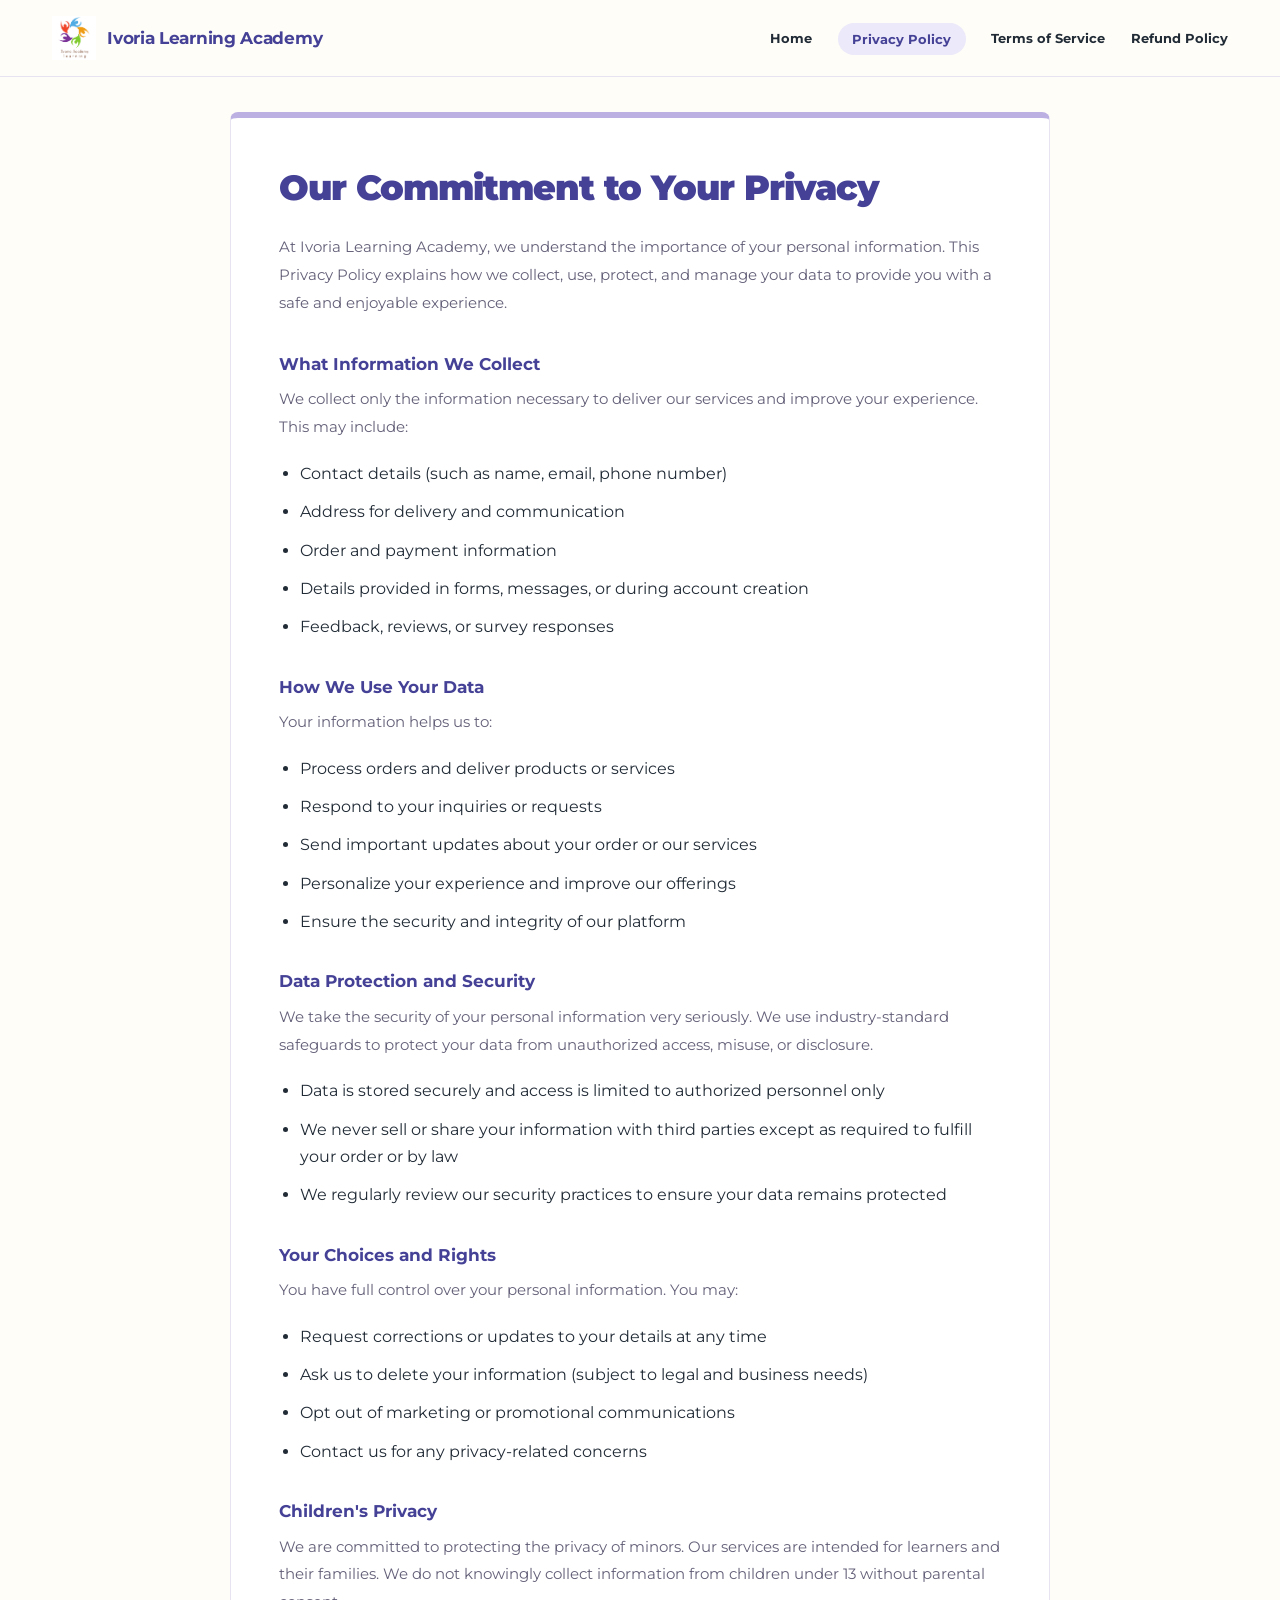
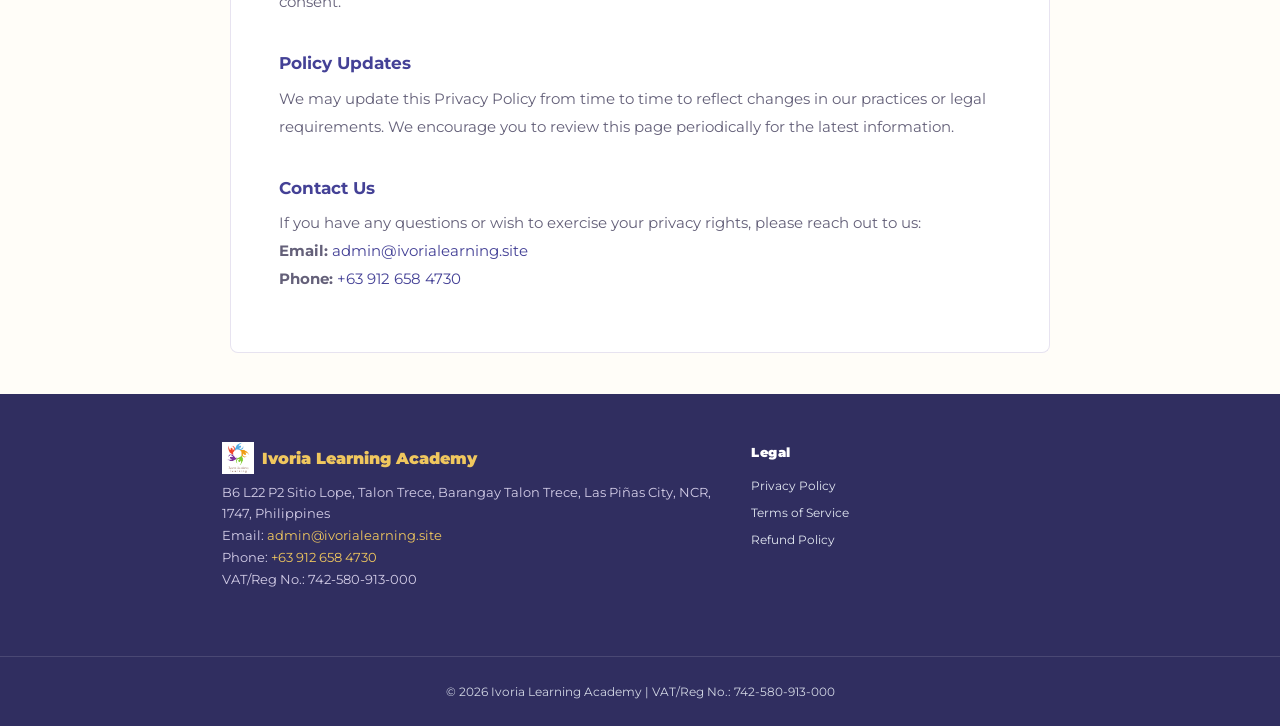
<file: privacy-policy.html>
<!DOCTYPE html>
<html lang="en">
<head>
  <meta charset="UTF-8" />
  <meta name="viewport" content="width=device-width, initial-scale=1.0" />
  <title>Privacy Policy | Ivoria Learning Academy</title>
  <link rel="icon" type="image/png" href="image/FAVICON.png" />
  <link href="https://fonts.googleapis.com/css2?family=Montserrat:wght@400;700;900&display=swap" rel="stylesheet" />
  <style>
    :root {
      --primary: #2361a5;
      --accent: #f5b932;
      --background: #f9fafb;
      --white: #fff;
      --footer-bg: #193157;
      --radius: 1rem;
      --shadow: 0 8px 28px 0 rgba(35,97,165,0.11);
    }
    * { box-sizing: border-box; margin: 0; padding: 0; }
    body {
      font-family: 'Montserrat', Arial, sans-serif;
      background: var(--background);
      color: #212b36;
      min-height: 100vh;
      line-height: 1.7;
    }
    a { color: var(--primary); text-decoration: none; }
    a:hover { color: var(--accent); }
    header {
      width: 100%; background: var(--white); box-shadow: var(--shadow);
      position: sticky; top: 0; z-index: 99;
    }
    .nav {
      display: flex; align-items: center; justify-content: space-between;
      max-width: 1200px; margin: 0 auto; padding: 1.2rem 2rem;
    }
    .nav-logo {
      display: flex; align-items: center; gap: 0.7rem; font-size: 1.3rem; font-weight: 900; color: var(--primary);
      letter-spacing: 1px;
    }
    .nav-logo img { width: 38px; height: 38px; }
    .nav-list { display: flex; align-items: center; gap: 1.8rem; }
    .nav-link { color: #212b36; font-weight: 700; font-size: 1rem; }
    .nav-link.active, .nav-link:hover { color: var(--primary); }
    main {
      max-width: 700px;
      margin: 2.2rem auto 0 auto;
      background: var(--white);
      border-radius: var(--radius);
      box-shadow: var(--shadow);
      padding: 2.2rem 1.5rem;
    }
    .page-title {
      color: var(--primary); font-size: 2rem; font-weight: 900; margin-bottom: 1rem; text-align: center;
    }
    .section-title {
      color: var(--accent); font-size: 1.22rem; font-weight: 700; margin-top: 2rem; margin-bottom: .5rem;
    }
    .section-desc {
      color: #36577a; font-size: 1.05rem; margin-bottom: 1.1rem;
    }
    ul, ol { margin-left: 1.3rem; }
    li { margin-bottom: .7rem; }
    .footer {
      background: var(--footer-bg); color: var(--white); padding: 2rem 0 1rem; margin-top: 2.6rem; border-radius: var(--radius) var(--radius) 0 0;
    }
    .footer-container {
      max-width: 900px; margin: 0 auto; display: flex; flex-wrap: wrap; gap: 2rem; justify-content: space-between; align-items: flex-start; padding: 0 2rem;
    }
    .footer-brand { flex: 1 1 220px; margin-bottom: 2rem;}
    .footer-logo { display: flex; align-items: center; font-size: 1.2rem; font-weight: 900; gap: .5rem; margin-bottom: 0.45rem; color: var(--accent);}
    .footer-logo img { width: 32px; height: 32px; }
    .footer-desc { color: #f5b932; font-size: 0.98rem; margin-bottom: .6rem;}
    .footer-links-group { flex: 1 1 140px; margin-bottom: 2rem;}
    .footer-links-title { font-size: 1rem; font-weight: 900; margin-bottom: .35rem; letter-spacing: .5px;}
    .footer-links { display: flex; flex-direction: column; gap: .35rem;}
    .footer-link { color: #eef4fb; font-size: .96rem; transition: color .2s; opacity: .94;}
    .footer-link:hover { color: var(--accent);}
    .footer-bottom { text-align: center; font-size: .95rem; color: #eef4fb; margin-top: 1.5rem; opacity: .85;}
    @media (max-width: 780px) {
      main { max-width: 97vw; }
      .footer-container { flex-direction: column; gap: 2.2rem; align-items: flex-start; padding: 0 1rem; }
    }
    @media (max-width: 600px) {
      main { padding: 1rem .2rem 1.8rem .2rem; }
      .footer { padding: 1.2rem 0 .9rem; }
      .footer-logo img { width: 24px; height: 24px; }
    }
    @media (max-width: 430px) {
      main { padding: .8rem .1rem 1.2rem .1rem; }
      .footer-logo img { width: 20px; height: 20px; }
    }
  </style>
  <link rel="stylesheet" href="refinements.css" />
</head>
<body>
  <header>
    <nav class="nav">
      <a href="index.html" class="nav-logo">
        <img src="image/LOGO.png" alt="Ivoria Learning Academy Logo" />
        Ivoria Learning Academy
      </a>
      <ul class="nav-list">
        <li><a href="index.html" class="nav-link">Home</a></li>
        <li><a href="privacy-policy.html" class="nav-link active">Privacy Policy</a></li>
        <li><a href="terms.html" class="nav-link">Terms of Service</a></li>
        <li><a href="refund-policy.html" class="nav-link">Refund Policy</a></li>
      </ul>
    </nav>
  </header>
  <main>
    <h1 class="page-title">Our Commitment to Your Privacy</h1>
    <div class="section-desc">
      At Ivoria Learning Academy, we understand the importance of your personal information. This Privacy Policy explains how we collect, use, protect, and manage your data to provide you with a safe and enjoyable experience.
    </div>

    <h2 class="section-title">What Information We Collect</h2>
    <div class="section-desc">
      We collect only the information necessary to deliver our services and improve your experience. This may include:
    </div>
    <ul>
      <li>Contact details (such as name, email, phone number)</li>
      <li>Address for delivery and communication</li>
      <li>Order and payment information</li>
      <li>Details provided in forms, messages, or during account creation</li>
      <li>Feedback, reviews, or survey responses</li>
    </ul>

    <h2 class="section-title">How We Use Your Data</h2>
    <div class="section-desc">
      Your information helps us to:
    </div>
    <ul>
      <li>Process orders and deliver products or services</li>
      <li>Respond to your inquiries or requests</li>
      <li>Send important updates about your order or our services</li>
      <li>Personalize your experience and improve our offerings</li>
      <li>Ensure the security and integrity of our platform</li>
    </ul>

    <h2 class="section-title">Data Protection and Security</h2>
    <div class="section-desc">
      We take the security of your personal information very seriously. We use industry-standard safeguards to protect your data from unauthorized access, misuse, or disclosure.
    </div>
    <ul>
      <li>Data is stored securely and access is limited to authorized personnel only</li>
      <li>We never sell or share your information with third parties except as required to fulfill your order or by law</li>
      <li>We regularly review our security practices to ensure your data remains protected</li>
    </ul>

    <h2 class="section-title">Your Choices and Rights</h2>
    <div class="section-desc">
      You have full control over your personal information. You may:
    </div>
    <ul>
      <li>Request corrections or updates to your details at any time</li>
      <li>Ask us to delete your information (subject to legal and business needs)</li>
      <li>Opt out of marketing or promotional communications</li>
      <li>Contact us for any privacy-related concerns</li>
    </ul>

    <h2 class="section-title">Children's Privacy</h2>
    <div class="section-desc">
      We are committed to protecting the privacy of minors. Our services are intended for learners and their families. We do not knowingly collect information from children under 13 without parental consent.
    </div>

    <h2 class="section-title">Policy Updates</h2>
    <div class="section-desc">
      We may update this Privacy Policy from time to time to reflect changes in our practices or legal requirements. We encourage you to review this page periodically for the latest information.
    </div>

    <h2 class="section-title">Contact Us</h2>
    <div class="section-desc">
      If you have any questions or wish to exercise your privacy rights, please reach out to us:<br>
      <strong>Email:</strong> <a href="mailto:admin@ivorialearning.site">admin@ivorialearning.site</a><br>
      <strong>Phone:</strong> <a href="tel:+639126584730">+63 912 658 4730</a>
    </div>
  </main>
  <footer class="footer">
    <div class="footer-container">
      <div class="footer-brand">
        <div class="footer-logo">
          <img src="image/LOGO.png" alt="Ivoria Learning Academy Logo" />
          Ivoria Learning Academy
        </div>
        <div class="footer-desc">
          B6 L22 P2 Sitio Lope, Talon Trece, Barangay Talon Trece, Las Piñas City, NCR, 1747, Philippines<br>
          Email: <a href="mailto:admin@ivorialearning.site" style="color:var(--accent);">admin@ivorialearning.site</a><br>
          Phone: <a href="tel:+639126584730" style="color:var(--accent);">+63 912 658 4730</a><br>
          VAT/Reg No.: 742-580-913-000
        </div>
      </div>
      <div class="footer-links-group">
        <div class="footer-links-title">Legal</div>
        <div class="footer-links">
          <a href="privacy-policy.html" class="footer-link">Privacy Policy</a>
          <a href="terms.html" class="footer-link">Terms of Service</a>
          <a href="refund-policy.html" class="footer-link">Refund Policy</a>
        </div>
      </div>
    </div>
    <div class="footer-bottom">
      &copy; <span id="footer-year"></span> Ivoria Learning Academy | VAT/Reg No.: 742-580-913-000
    </div>
  </footer>
  <script>
    document.getElementById('footer-year').textContent = new Date().getFullYear();
  </script>
</body>
</html>
</file>
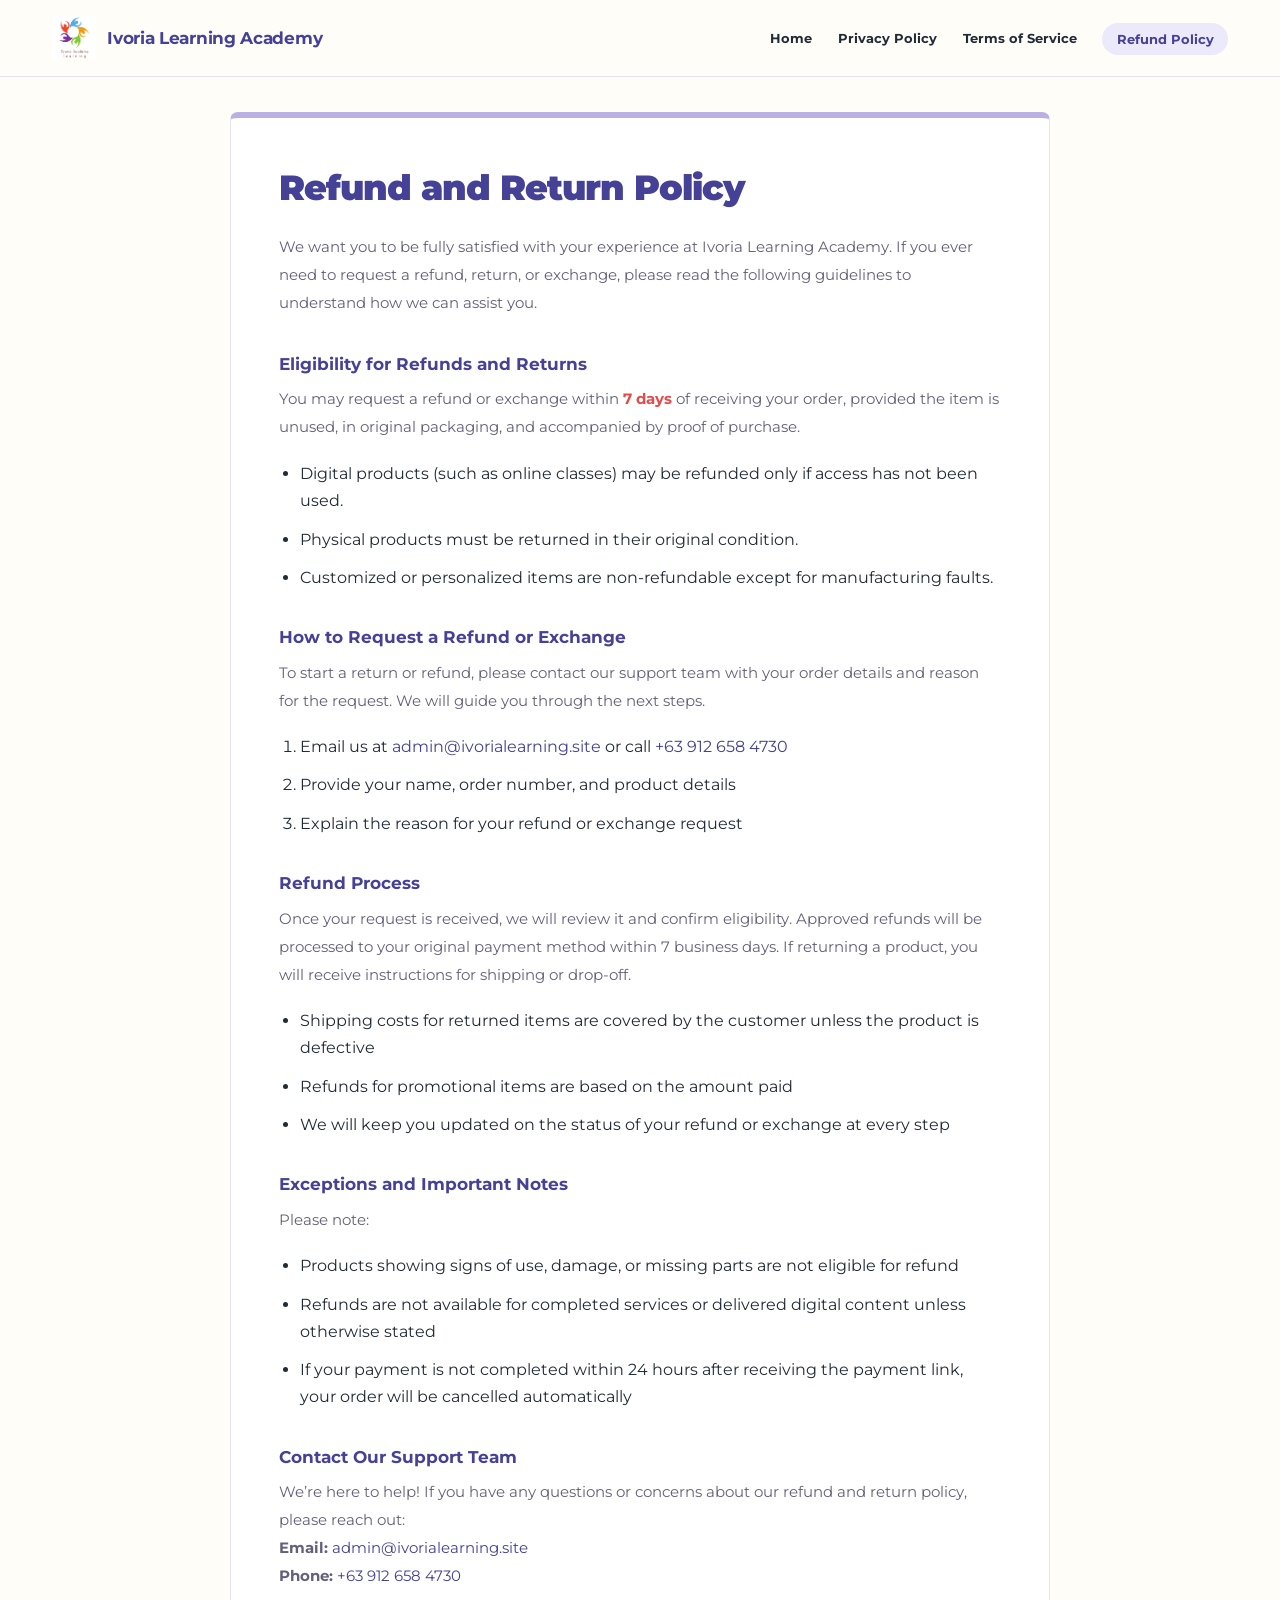
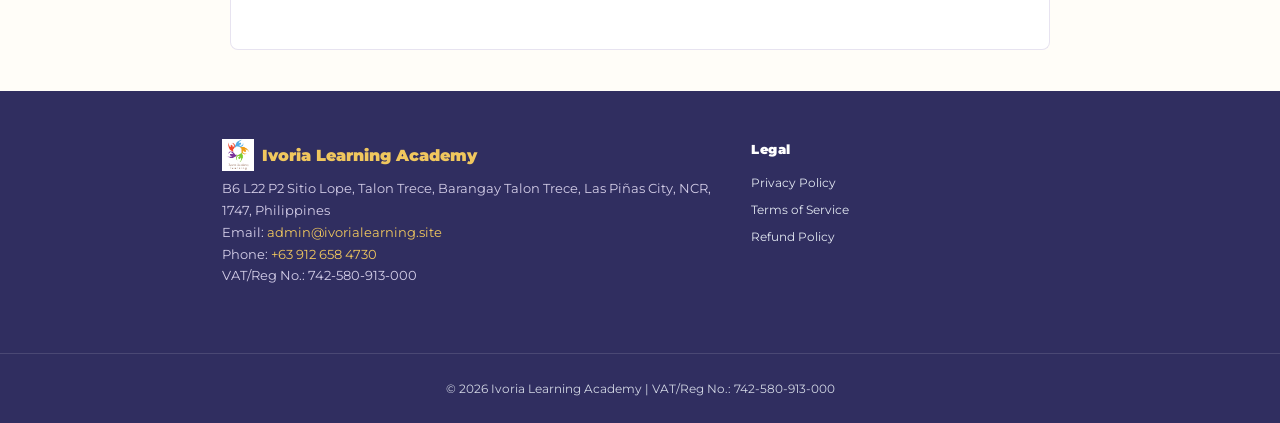
<file: refund-policy.html>
<!DOCTYPE html>
<html lang="en">
<head>
  <meta charset="UTF-8" />
  <meta name="viewport" content="width=device-width, initial-scale=1.0" />
  <title>Refund Policy | Ivoria Learning Academy</title>
  <link rel="icon" type="image/png" href="image/FAVICON.png" />
  <link href="https://fonts.googleapis.com/css2?family=Montserrat:wght@400;700;900&display=swap" rel="stylesheet" />
  <style>
    :root {
      --primary: #2361a5;
      --accent: #f5b932;
      --background: #f9fafb;
      --white: #fff;
      --footer-bg: #193157;
      --radius: 1rem;
      --shadow: 0 8px 28px 0 rgba(35,97,165,0.11);
      --error: #e14d4d;
    }
    * { box-sizing: border-box; margin: 0; padding: 0; }
    body {
      font-family: 'Montserrat', Arial, sans-serif;
      background: var(--background);
      color: #212b36;
      min-height: 100vh;
      line-height: 1.7;
    }
    a { color: var(--primary); text-decoration: none; }
    a:hover { color: var(--accent); }
    header {
      width: 100%; background: var(--white); box-shadow: var(--shadow);
      position: sticky; top: 0; z-index: 99;
    }
    .nav {
      display: flex; align-items: center; justify-content: space-between;
      max-width: 1200px; margin: 0 auto; padding: 1.2rem 2rem;
    }
    .nav-logo {
      display: flex; align-items: center; gap: 0.7rem; font-size: 1.3rem; font-weight: 900; color: var(--primary);
      letter-spacing: 1px;
    }
    .nav-logo img { width: 38px; height: 38px; }
    .nav-list { display: flex; align-items: center; gap: 1.8rem; }
    .nav-link { color: #212b36; font-weight: 700; font-size: 1rem; }
    .nav-link.active, .nav-link:hover { color: var(--primary); }
    main {
      max-width: 700px;
      margin: 2.2rem auto 0 auto;
      background: var(--white);
      border-radius: var(--radius);
      box-shadow: var(--shadow);
      padding: 2.2rem 1.5rem;
    }
    .page-title {
      color: var(--primary); font-size: 2rem; font-weight: 900; margin-bottom: 1rem; text-align: center;
    }
    .section-title {
      color: var(--accent); font-size: 1.22rem; font-weight: 700; margin-top: 2rem; margin-bottom: .5rem;
    }
    .section-desc {
      color: #36577a; font-size: 1.05rem; margin-bottom: 1.1rem;
    }
    ul, ol { margin-left: 1.3rem; }
    li { margin-bottom: .7rem; }
    .highlight {
      color: var(--error);
      font-weight: 700;
    }
    .footer {
      background: var(--footer-bg); color: var(--white); padding: 2rem 0 1rem; margin-top: 2.6rem; border-radius: var(--radius) var(--radius) 0 0;
    }
    .footer-container {
      max-width: 900px; margin: 0 auto; display: flex; flex-wrap: wrap; gap: 2rem; justify-content: space-between; align-items: flex-start; padding: 0 2rem;
    }
    .footer-brand { flex: 1 1 220px; margin-bottom: 2rem;}
    .footer-logo { display: flex; align-items: center; font-size: 1.2rem; font-weight: 900; gap: .5rem; margin-bottom: 0.45rem; color: var(--accent);}
    .footer-logo img { width: 32px; height: 32px; }
    .footer-desc { color: #f5b932; font-size: 0.98rem; margin-bottom: .6rem;}
    .footer-links-group { flex: 1 1 140px; margin-bottom: 2rem;}
    .footer-links-title { font-size: 1rem; font-weight: 900; margin-bottom: .35rem; letter-spacing: .5px;}
    .footer-links { display: flex; flex-direction: column; gap: .35rem;}
    .footer-link { color: #eef4fb; font-size: .96rem; transition: color .2s; opacity: .94;}
    .footer-link:hover { color: var(--accent);}
    .footer-bottom { text-align: center; font-size: .95rem; color: #eef4fb; margin-top: 1.5rem; opacity: .85;}
    @media (max-width: 780px) {
      main { max-width: 97vw; }
      .footer-container { flex-direction: column; gap: 2.2rem; align-items: flex-start; padding: 0 1rem; }
    }
    @media (max-width: 600px) {
      main { padding: 1rem .2rem 1.8rem .2rem; }
      .footer { padding: 1.2rem 0 .9rem; }
      .footer-logo img { width: 24px; height: 24px; }
    }
    @media (max-width: 430px) {
      main { padding: .8rem .1rem 1.2rem .1rem; }
      .footer-logo img { width: 20px; height: 20px; }
    }
  </style>
  <link rel="stylesheet" href="refinements.css" />
</head>
<body>
  <header>
    <nav class="nav">
      <a href="index.html" class="nav-logo">
        <img src="image/LOGO.png" alt="Ivoria Learning Academy Logo" />
        Ivoria Learning Academy
      </a>
      <ul class="nav-list">
        <li><a href="index.html" class="nav-link">Home</a></li>
        <li><a href="privacy-policy.html" class="nav-link">Privacy Policy</a></li>
        <li><a href="terms.html" class="nav-link">Terms of Service</a></li>
        <li><a href="refund-policy.html" class="nav-link active">Refund Policy</a></li>
      </ul>
    </nav>
  </header>
  <main>
    <h1 class="page-title">Refund and Return Policy</h1>
    <div class="section-desc">
      We want you to be fully satisfied with your experience at Ivoria Learning Academy. If you ever need to request a refund, return, or exchange, please read the following guidelines to understand how we can assist you.
    </div>

    <h2 class="section-title">Eligibility for Refunds and Returns</h2>
    <div class="section-desc">
      You may request a refund or exchange within <span class="highlight">7 days</span> of receiving your order, provided the item is unused, in original packaging, and accompanied by proof of purchase.
    </div>
    <ul>
      <li>Digital products (such as online classes) may be refunded only if access has not been used.</li>
      <li>Physical products must be returned in their original condition.</li>
      <li>Customized or personalized items are non-refundable except for manufacturing faults.</li>
    </ul>

    <h2 class="section-title">How to Request a Refund or Exchange</h2>
    <div class="section-desc">
      To start a return or refund, please contact our support team with your order details and reason for the request. We will guide you through the next steps.
    </div>
    <ol>
      <li>Email us at <a href="mailto:admin@ivorialearning.site">admin@ivorialearning.site</a> or call <a href="tel:+639126584730">+63 912 658 4730</a></li>
      <li>Provide your name, order number, and product details</li>
      <li>Explain the reason for your refund or exchange request</li>
    </ol>

    <h2 class="section-title">Refund Process</h2>
    <div class="section-desc">
      Once your request is received, we will review it and confirm eligibility. Approved refunds will be processed to your original payment method within 7 business days. If returning a product, you will receive instructions for shipping or drop-off.
    </div>
    <ul>
      <li>Shipping costs for returned items are covered by the customer unless the product is defective</li>
      <li>Refunds for promotional items are based on the amount paid</li>
      <li>We will keep you updated on the status of your refund or exchange at every step</li>
    </ul>

    <h2 class="section-title">Exceptions and Important Notes</h2>
    <div class="section-desc">
      Please note:
    </div>
    <ul>
      <li>Products showing signs of use, damage, or missing parts are not eligible for refund</li>
      <li>Refunds are not available for completed services or delivered digital content unless otherwise stated</li>
      <li>If your payment is not completed within 24 hours after receiving the payment link, your order will be cancelled automatically</li>
    </ul>

    <h2 class="section-title">Contact Our Support Team</h2>
    <div class="section-desc">
      We’re here to help! If you have any questions or concerns about our refund and return policy, please reach out:<br>
      <strong>Email:</strong> <a href="mailto:admin@ivorialearning.site">admin@ivorialearning.site</a><br>
      <strong>Phone:</strong> <a href="tel:+639126584730">+63 912 658 4730</a>
    </div>
  </main>
  <footer class="footer">
    <div class="footer-container">
      <div class="footer-brand">
        <div class="footer-logo">
          <img src="image/LOGO.png" alt="Ivoria Learning Academy Logo" />
          Ivoria Learning Academy
        </div>
        <div class="footer-desc">
          B6 L22 P2 Sitio Lope, Talon Trece, Barangay Talon Trece, Las Piñas City, NCR, 1747, Philippines<br>
          Email: <a href="mailto:admin@ivorialearning.site" style="color:var(--accent);">admin@ivorialearning.site</a><br>
          Phone: <a href="tel:+639126584730" style="color:var(--accent);">+63 912 658 4730</a><br>
          VAT/Reg No.: 742-580-913-000
        </div>
      </div>
      <div class="footer-links-group">
        <div class="footer-links-title">Legal</div>
        <div class="footer-links">
          <a href="privacy-policy.html" class="footer-link">Privacy Policy</a>
          <a href="terms.html" class="footer-link">Terms of Service</a>
          <a href="refund-policy.html" class="footer-link">Refund Policy</a>
        </div>
      </div>
    </div>
    <div class="footer-bottom">
      &copy; <span id="footer-year"></span> Ivoria Learning Academy | VAT/Reg No.: 742-580-913-000
    </div>
  </footer>
  <script>
    document.getElementById('footer-year').textContent = new Date().getFullYear();
  </script>
</body>
</html>
</file>
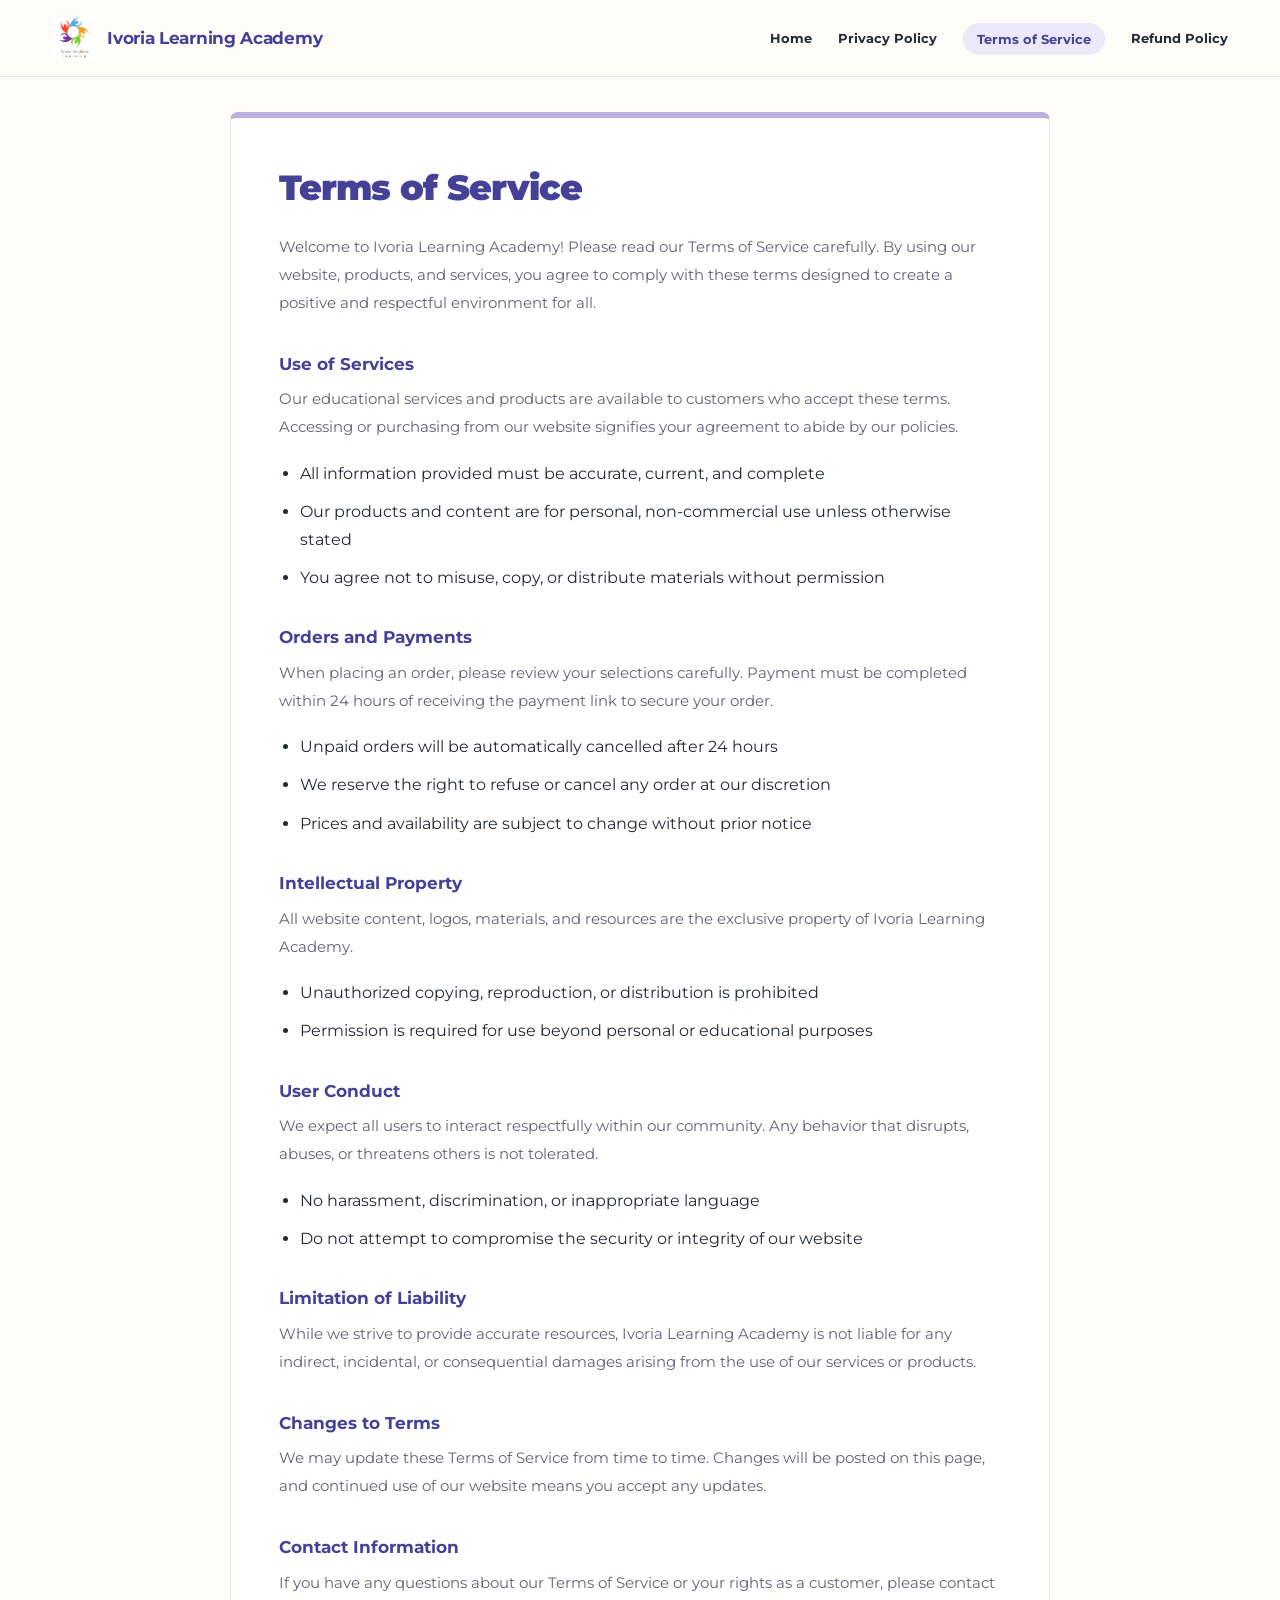
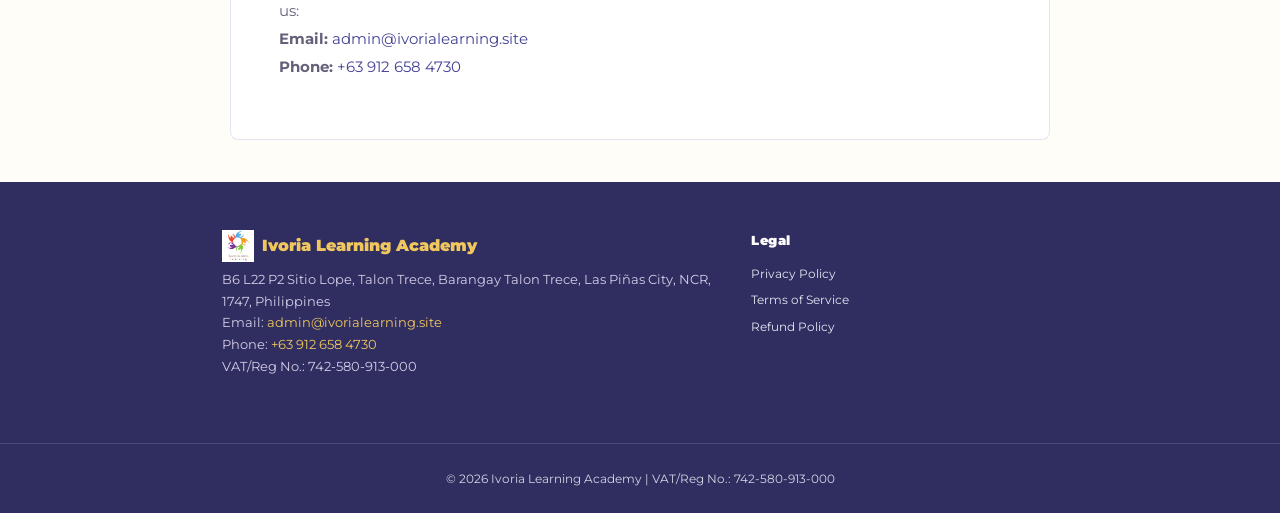
<file: terms.html>
<!DOCTYPE html>
<html lang="en">
<head>
  <meta charset="UTF-8" />
  <meta name="viewport" content="width=device-width, initial-scale=1.0" />
  <title>Terms of Service | Ivoria Learning Academy</title>
  <link rel="icon" type="image/png" href="image/FAVICON.png" />
  <link href="https://fonts.googleapis.com/css2?family=Montserrat:wght@400;700;900&display=swap" rel="stylesheet" />
  <style>
    :root {
      --primary: #2361a5;
      --accent: #f5b932;
      --background: #f9fafb;
      --white: #fff;
      --footer-bg: #193157;
      --radius: 1rem;
      --shadow: 0 8px 28px 0 rgba(35,97,165,0.11);
    }
    * { box-sizing: border-box; margin: 0; padding: 0; }
    body {
      font-family: 'Montserrat', Arial, sans-serif;
      background: var(--background);
      color: #212b36;
      min-height: 100vh;
      line-height: 1.7;
    }
    a { color: var(--primary); text-decoration: none; }
    a:hover { color: var(--accent); }
    header {
      width: 100%; background: var(--white); box-shadow: var(--shadow);
      position: sticky; top: 0; z-index: 99;
    }
    .nav {
      display: flex; align-items: center; justify-content: space-between;
      max-width: 1200px; margin: 0 auto; padding: 1.2rem 2rem;
    }
    .nav-logo {
      display: flex; align-items: center; gap: 0.7rem; font-size: 1.3rem; font-weight: 900; color: var(--primary);
      letter-spacing: 1px;
    }
    .nav-logo img { width: 38px; height: 38px; }
    .nav-list { display: flex; align-items: center; gap: 1.8rem; }
    .nav-link { color: #212b36; font-weight: 700; font-size: 1rem; }
    .nav-link.active, .nav-link:hover { color: var(--primary); }
    main {
      max-width: 700px;
      margin: 2.2rem auto 0 auto;
      background: var(--white);
      border-radius: var(--radius);
      box-shadow: var(--shadow);
      padding: 2.2rem 1.5rem;
    }
    .page-title {
      color: var(--primary); font-size: 2rem; font-weight: 900; margin-bottom: 1rem; text-align: center;
    }
    .section-title {
      color: var(--accent); font-size: 1.22rem; font-weight: 700; margin-top: 2rem; margin-bottom: .5rem;
    }
    .section-desc {
      color: #36577a; font-size: 1.05rem; margin-bottom: 1.1rem;
    }
    ul, ol { margin-left: 1.3rem; }
    li { margin-bottom: .7rem; }
    .footer {
      background: var(--footer-bg); color: var(--white); padding: 2rem 0 1rem; margin-top: 2.6rem; border-radius: var(--radius) var(--radius) 0 0;
    }
    .footer-container {
      max-width: 900px; margin: 0 auto; display: flex; flex-wrap: wrap; gap: 2rem; justify-content: space-between; align-items: flex-start; padding: 0 2rem;
    }
    .footer-brand { flex: 1 1 220px; margin-bottom: 2rem;}
    .footer-logo { display: flex; align-items: center; font-size: 1.2rem; font-weight: 900; gap: .5rem; margin-bottom: 0.45rem; color: var(--accent);}
    .footer-logo img { width: 32px; height: 32px; }
    .footer-desc { color: #f5b932; font-size: 0.98rem; margin-bottom: .6rem;}
    .footer-links-group { flex: 1 1 140px; margin-bottom: 2rem;}
    .footer-links-title { font-size: 1rem; font-weight: 900; margin-bottom: .35rem; letter-spacing: .5px;}
    .footer-links { display: flex; flex-direction: column; gap: .35rem;}
    .footer-link { color: #eef4fb; font-size: .96rem; transition: color .2s; opacity: .94;}
    .footer-link:hover { color: var(--accent);}
    .footer-bottom { text-align: center; font-size: .95rem; color: #eef4fb; margin-top: 1.5rem; opacity: .85;}
    @media (max-width: 780px) {
      main { max-width: 97vw; }
      .footer-container { flex-direction: column; gap: 2.2rem; align-items: flex-start; padding: 0 1rem; }
    }
    @media (max-width: 600px) {
      main { padding: 1rem .2rem 1.8rem .2rem; }
      .footer { padding: 1.2rem 0 .9rem; }
      .footer-logo img { width: 24px; height: 24px; }
    }
    @media (max-width: 430px) {
      main { padding: .8rem .1rem 1.2rem .1rem; }
      .footer-logo img { width: 20px; height: 20px; }
    }
  </style>
  <link rel="stylesheet" href="refinements.css" />
</head>
<body>
  <header>
    <nav class="nav">
      <a href="index.html" class="nav-logo">
        <img src="image/LOGO.png" alt="Ivoria Learning Academy Logo" />
        Ivoria Learning Academy
      </a>
      <ul class="nav-list">
        <li><a href="index.html" class="nav-link">Home</a></li>
        <li><a href="privacy-policy.html" class="nav-link">Privacy Policy</a></li>
        <li><a href="terms.html" class="nav-link active">Terms of Service</a></li>
        <li><a href="refund-policy.html" class="nav-link">Refund Policy</a></li>
      </ul>
    </nav>
  </header>
  <main>
    <h1 class="page-title">Terms of Service</h1>
    <div class="section-desc">
      Welcome to Ivoria Learning Academy! Please read our Terms of Service carefully. By using our website, products, and services, you agree to comply with these terms designed to create a positive and respectful environment for all.
    </div>

    <h2 class="section-title">Use of Services</h2>
    <div class="section-desc">
      Our educational services and products are available to customers who accept these terms. Accessing or purchasing from our website signifies your agreement to abide by our policies.
    </div>
    <ul>
      <li>All information provided must be accurate, current, and complete</li>
      <li>Our products and content are for personal, non-commercial use unless otherwise stated</li>
      <li>You agree not to misuse, copy, or distribute materials without permission</li>
    </ul>

    <h2 class="section-title">Orders and Payments</h2>
    <div class="section-desc">
      When placing an order, please review your selections carefully. Payment must be completed within 24 hours of receiving the payment link to secure your order.
    </div>
    <ul>
      <li>Unpaid orders will be automatically cancelled after 24 hours</li>
      <li>We reserve the right to refuse or cancel any order at our discretion</li>
      <li>Prices and availability are subject to change without prior notice</li>
    </ul>

    <h2 class="section-title">Intellectual Property</h2>
    <div class="section-desc">
      All website content, logos, materials, and resources are the exclusive property of Ivoria Learning Academy.
    </div>
    <ul>
      <li>Unauthorized copying, reproduction, or distribution is prohibited</li>
      <li>Permission is required for use beyond personal or educational purposes</li>
    </ul>

    <h2 class="section-title">User Conduct</h2>
    <div class="section-desc">
      We expect all users to interact respectfully within our community. Any behavior that disrupts, abuses, or threatens others is not tolerated.
    </div>
    <ul>
      <li>No harassment, discrimination, or inappropriate language</li>
      <li>Do not attempt to compromise the security or integrity of our website</li>
    </ul>

    <h2 class="section-title">Limitation of Liability</h2>
    <div class="section-desc">
      While we strive to provide accurate resources, Ivoria Learning Academy is not liable for any indirect, incidental, or consequential damages arising from the use of our services or products.
    </div>

    <h2 class="section-title">Changes to Terms</h2>
    <div class="section-desc">
      We may update these Terms of Service from time to time. Changes will be posted on this page, and continued use of our website means you accept any updates.
    </div>

    <h2 class="section-title">Contact Information</h2>
    <div class="section-desc">
      If you have any questions about our Terms of Service or your rights as a customer, please contact us:<br>
      <strong>Email:</strong> <a href="mailto:admin@ivorialearning.site">admin@ivorialearning.site</a><br>
      <strong>Phone:</strong> <a href="tel:+639126584730">+63 912 658 4730</a>
    </div>
  </main>
  <footer class="footer">
    <div class="footer-container">
      <div class="footer-brand">
        <div class="footer-logo">
          <img src="image/LOGO.png" alt="Ivoria Learning Academy Logo" />
          Ivoria Learning Academy
        </div>
        <div class="footer-desc">
          B6 L22 P2 Sitio Lope, Talon Trece, Barangay Talon Trece, Las Piñas City, NCR, 1747, Philippines<br>
          Email: <a href="mailto:admin@ivorialearning.site" style="color:var(--accent);">admin@ivorialearning.site</a><br>
          Phone: <a href="tel:+639126584730" style="color:var(--accent);">+63 912 658 4730</a><br>
          VAT/Reg No.: 742-580-913-000
        </div>
      </div>
      <div class="footer-links-group">
        <div class="footer-links-title">Legal</div>
        <div class="footer-links">
          <a href="privacy-policy.html" class="footer-link">Privacy Policy</a>
          <a href="terms.html" class="footer-link">Terms of Service</a>
          <a href="refund-policy.html" class="footer-link">Refund Policy</a>
        </div>
      </div>
    </div>
    <div class="footer-bottom">
      &copy; <span id="footer-year"></span> Ivoria Learning Academy | VAT/Reg No.: 742-580-913-000
    </div>
  </footer>
  <script>
    document.getElementById('footer-year').textContent = new Date().getFullYear();
  </script>
</body>
</html>
</file>
<file: refinements.css>
:root {
  --primary: #444196;
  --accent: #f0c75e;
  --text: #302f48;
  --background: #fffdf8;
  --footer-bg: #302e60;
  --radius: 1.4rem;
  --shadow: 0 8px 24px #39365b0a;
  --border: 1px solid #e7e3f0;
}
html { scroll-behavior: smooth; scroll-padding-top: 110px; }
body { -webkit-font-smoothing: antialiased; }
a:hover { color: #716029; }
a:focus-visible, button:focus-visible, input:focus-visible, select:focus-visible, textarea:focus-visible { outline: 3px solid #8a65c2; outline-offset: 4px; }
header, .header { background: #fffdf8; box-shadow: none; border-bottom: var(--border); }
.nav { max-width: 1240px; padding: 1rem 2rem; gap: 1.5rem; }
.nav-logo { font-size: 1.04rem; font-weight: 700; letter-spacing: -.3px; flex-shrink: 0; }
.nav-logo img { width: 44px; height: 44px; object-fit: contain; }
.nav-list { list-style: none; margin: 0; gap: 1.6rem; }
.nav-list li { margin: 0; }
.nav-link { font-size: .8rem; }
.nav-link.active { background: #ece9fa; padding: .55rem .9rem; border-radius: 2rem; }
.nav-close { display: none; }
body:has(.hero) main { max-width: 1200px; padding: 0 2rem 3rem; }
.hero { display: flex; flex-direction: column; flex-wrap: nowrap; text-align: center; gap: 1.3rem; background: radial-gradient(circle at 10% 25%, #fff0bb 0 7%, transparent 7.2%), radial-gradient(circle at 92% 70%, #e2ddfa 0 11%, transparent 11.2%), #fffdf8; border-radius: 0; padding: 3.5rem 2rem 4rem; margin: 0 0 2rem; box-shadow: none; border-bottom: 2px solid #e5def3; }
.hero-img-container { order: -1; flex: none; min-width: 0; justify-content: center; }
.hero-img { width: 94px; height: 94px; margin: 0; object-fit: contain; border-radius: 24px; background: #fff; box-shadow: 7px 7px 0 #e8e2f4; transform: rotate(-5deg); }
.hero-content { flex: none; min-width: 0; max-width: 790px; }
.hero-title { color: #373365; font-size: clamp(2.5rem, 5.5vw, 4.5rem); line-height: 1.08; letter-spacing: -2.5px; margin: .9rem 0 1.5rem; }
.hero-desc { max-width: 660px; margin: 0 auto 1.8rem; color: #646079; font-size: .98rem; line-height: 1.9; }
.hero-btns { justify-content: center; flex-wrap: wrap; gap: .9rem; }
.btn-primary, .btn-secondary { padding: .9rem 1.6rem; border-radius: .7rem; font-size: .85rem; box-shadow: none; }
.btn-primary { box-shadow: 0 4px 0 #2f2c70; }
.btn-secondary { border: 1px solid #cbc4e6; background: #fff; }
.section-heading { font-size: 1.8rem; color: #373365; letter-spacing: -.8px; line-height: 1.3; margin: 3rem 0 1.5rem; }
.info-sections { gap: 0; }
.info-card { min-width: 0; max-width: none; box-shadow: none; border-radius: 0; text-align: left; align-items: flex-start; }
.info-title { font-weight: 700; font-size: 1rem; margin-bottom: .55rem; }
.info-desc { color: #646079; font-size: .87rem; line-height: 1.85; overflow-wrap: anywhere; }
.info-icon { font-size: 1.5rem; }
#about { display: grid; grid-template-columns: 1.2fr 1fr; gap: 0 3rem; padding-bottom: 1.5rem; }
#about .info-card { padding: 1.5rem 0; border-bottom: var(--border); background: transparent; }
#about .info-icon { background: #ece9fa; border-radius: .7rem; width: 42px; height: 42px; display: grid; place-items: center; margin-bottom: .9rem; }
#programs { display: grid; grid-template-columns: repeat(4, minmax(0, 1fr)); gap: 1rem; }
#programs .info-card { padding: 1.6rem 1.3rem; background: #ede8fa; border-radius: 1.2rem 1.2rem .4rem 1.2rem; }
#programs .info-card:nth-child(2) { background: #e0f1ef; }
#programs .info-card:nth-child(3) { background: #fff0c7; }
#programs .info-card:nth-child(4) { background: #f9e5de; }
#programs .info-icon { font-size: 2.2rem; margin-bottom: 1.2rem; }
#shop { padding: 2rem 0; }
#shop .section-title { text-align: left; color: #373365; font-size: 1.8rem; letter-spacing: -.8px; margin-bottom: 1.5rem; }
.products-grid { grid-template-columns: repeat(2, minmax(0, 1fr)); gap: 1rem; }
.product-card { display: grid; grid-template-columns: 145px minmax(0, 1fr); grid-template-rows: auto 1fr auto auto; column-gap: 1.3rem; align-items: start; padding: 1.3rem; border: var(--border); border-radius: 1rem; box-shadow: none; }
.product-card:hover { transform: translateY(-3px); box-shadow: 0 6px 0 #ece8f4; }
.product-img { grid-column: 1; grid-row: 1 / 5; width: 145px; height: 175px; object-fit: contain; padding: .5rem; margin: 0; background: #f5f2fc; border-radius: .65rem; align-self: center; }
.product-name, .product-desc, .product-price, .product-add { grid-column: 2; text-align: left; }
.product-name { font-size: .94rem; font-weight: 700; padding-top: 1.2rem; }
.product-desc { font-size: .78rem; color: #6b657d; margin-bottom: .8rem; }
.product-price { font-size: 1rem; margin-bottom: .5rem; }
.product-add { width: fit-content; font-size: .73rem; font-weight: 700; border-radius: .5rem; padding: .6rem .9rem; }
.product-badge { top: .6rem; right: .9rem; background: transparent; color: #736c86; font-size: .63rem; letter-spacing: .1px; padding: 0; box-shadow: none; }
#faq { display: block; padding: .5rem 0 2rem; }
#faq .info-card { display: grid; grid-template-columns: 34px 1fr 1.2fr; gap: 1rem; align-items: start; border-bottom: var(--border); padding: 1.5rem 0; background: transparent; }
#faq .info-title { margin: 0; }
#faq .info-icon { margin: 0; }
#contact { display: grid; grid-template-columns: repeat(2, minmax(0, 1fr)); gap: 1.5rem 3rem; padding: 2rem; background: #f0ecf9; border-radius: 1.5rem; }
#contact .info-card { background: transparent; padding: 0; }
#contact .info-title { font-size: .9rem; }
.policy-sections { border-top: var(--border); padding-top: 1.5rem; gap: 2rem; }
.policy-card { background: transparent; box-shadow: none; padding: .5rem 0; max-width: none; }
.policy-title { font-size: .9rem; font-weight: 700; }
.policy-body { color: #6b657d; font-size: .8rem; }
.policy-body a { text-decoration: underline; text-underline-offset: 4px; font-weight: 700; }
.footer { border-radius: 0; padding: 3rem 0 1.5rem; }
.footer-brand { flex-basis: 330px; }
.footer-logo { font-size: 1rem; }
.footer-desc { color: #d4cee8; font-size: .8rem; overflow-wrap: anywhere; }
.footer-links-title { font-size: .8rem; margin-bottom: .7rem; }
.footer-link, .footer-bottom { font-size: .78rem; }
.footer-bottom { border-top: 1px solid #ffffff26; padding-top: 1.5rem; }
.floating-cart-btn { left: auto; right: 24px; bottom: 24px; border-radius: 1rem; width: 54px; height: 54px; font-size: 1.6rem; box-shadow: 0 4px 0 #29265b; }
.cart-overlay { background: #302e6055; backdrop-filter: blur(3px); }
.cart-sidebar { width: 390px; }
.cart-sidebar-title { font-size: 1.4rem; }
.cart-sidebar-footer { gap: 1rem; flex-wrap: wrap; }
.cart-item-details { min-width: 0; overflow-wrap: anywhere; }
body:not(:has(.hero)) main { max-width: 820px; padding: 2.5rem 3rem; border: var(--border); border-top: 6px solid #bcb0e3; border-radius: .5rem; box-shadow: none; }
.page-title, .summary-title { text-align: left; font-size: 2.2rem; letter-spacing: -1px; }
body:not(:has(.hero)) .section-title { color: var(--primary); font-size: 1.05rem; text-align: left; }
.section-desc, .summary-intro { color: #646079; font-size: .92rem; line-height: 1.9; }
.summary-intro { text-align: left; }
.order-details { background: #f4f0fa; border: none; box-shadow: none; }
.order-total { color: var(--primary); }
.details-list li { font-size: .87rem; }
.form-row label { font-size: .83rem; color: #56516e; }
.form-row input, .form-row select, .form-row textarea { background: #fffdf8; border: 1px solid #d9d2e8; padding: .85rem; font-size: 1rem; }
.submit-btn { font-size: .9rem; box-shadow: 0 4px 0 #2f2c70; }
@media (min-width: 701px) and (max-width: 1100px) {
  .nav { flex-wrap: wrap; justify-content: center; gap: .7rem; }
  .nav-actions { display: none; }
  .product-card { grid-template-columns: 100px minmax(0, 1fr); gap: .8rem; padding: 1rem; }
  .product-img { width: 100px; height: 145px; }
  #programs { grid-template-columns: repeat(2, minmax(0, 1fr)); }
}
@media (max-width: 700px) {
  html { scroll-padding-top: 90px; }
  .nav { padding: .8rem 1rem; gap: .5rem; }
  .nav-logo { font-size: .95rem; }
  .nav-logo img { width: 34px; height: 34px; }
  .nav-toggle { margin-left: 0; }
  body:has(.hero) main { padding: 0 1.2rem 2rem; }
  .hero { padding: 2.5rem .3rem 3rem; }
  .hero-title { font-size: 2.8rem; letter-spacing: -1.5px; }
  .hero-desc { font-size: .88rem; }
  .hero-img { margin: 0; }
  .hero-btns { gap: .7rem; }
  .btn-primary, .btn-secondary { font-size: .76rem; padding: .8rem 1.1rem; }
  #about { grid-template-columns: 1fr; gap: 0; }
  #programs { grid-template-columns: repeat(2, minmax(0, 1fr)); gap: .75rem; }
  #programs .info-card { padding: 1.25rem 1rem; }
  .info-title { font-size: .9rem; }
  .info-desc { font-size: .82rem; }
  .products-grid { grid-template-columns: 1fr; }
  .product-card { grid-template-columns: 110px minmax(0, 1fr); gap: .1rem 1rem; padding: 1rem; }
  .product-img { width: 110px; height: 150px; }
  #faq .info-card { grid-template-columns: 28px 1fr; gap: .5rem .8rem; }
  #faq .info-desc { grid-column: 2; }
  #contact { grid-template-columns: 1fr; padding: 1.5rem; gap: 1.5rem; }
  .footer-brand, .footer-links-group { flex-basis: auto; }
  .footer-container { gap: 1rem; }
  body:not(:has(.hero)) .nav { flex-wrap: wrap; justify-content: center; }
  body:not(:has(.hero)) .nav-list { flex-wrap: wrap; justify-content: center; gap: .7rem 1rem; }
  body:not(:has(.hero)) .nav-link { font-size: .72rem; }
  body:not(:has(.hero)) main { margin: 1rem; max-width: calc(100% - 2rem); padding: 1.5rem; }
  .page-title, .summary-title { font-size: 1.9rem; }
  .cart-sidebar { padding: 1.5rem 1rem; }
}
@media (max-width: 360px) {
  .nav-logo { font-size: .82rem; }
  #programs { grid-template-columns: 1fr; }
  .product-card { grid-template-columns: 85px minmax(0, 1fr); }
  .product-img { width: 85px; }
}
@media (prefers-reduced-motion: reduce) {
  html { scroll-behavior: auto; }
  *, *::before, *::after { transition: none !important; animation: none !important; }
  .product-card:hover { transform: none; }
}
</file>
